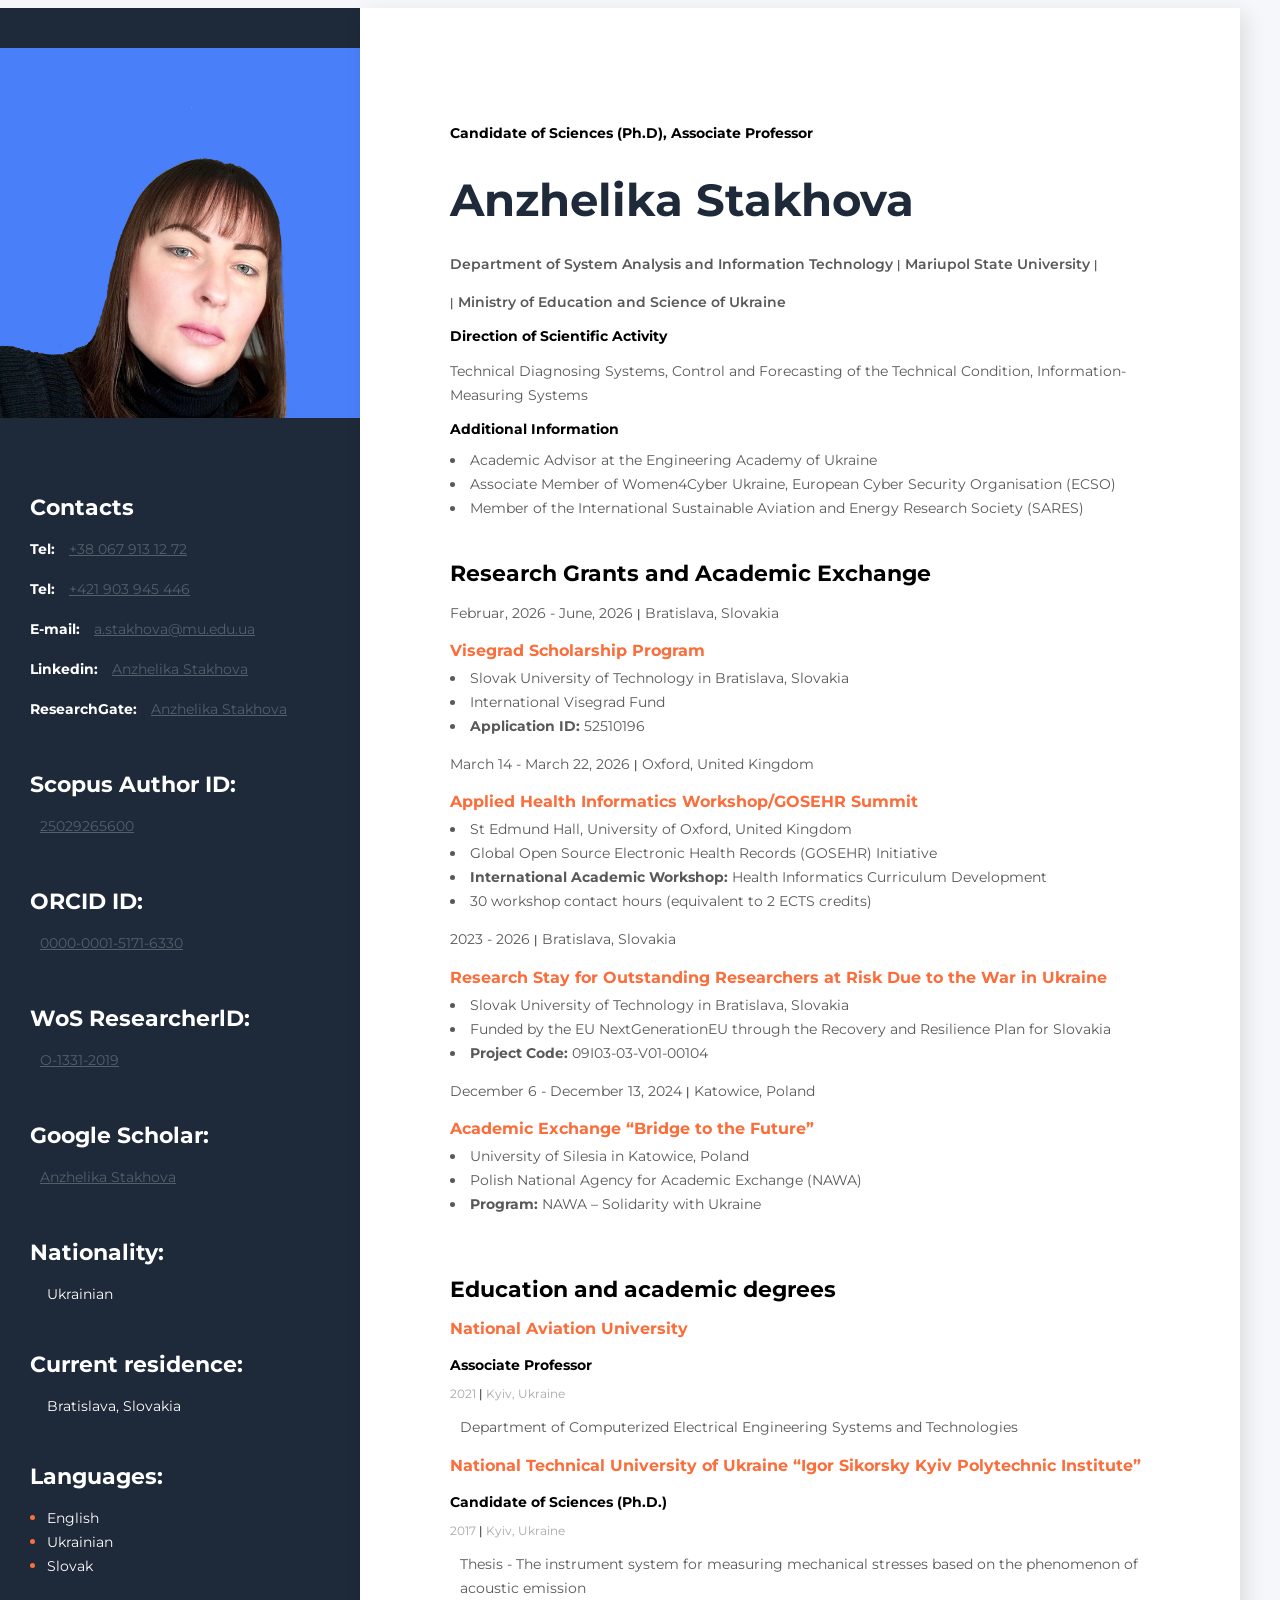
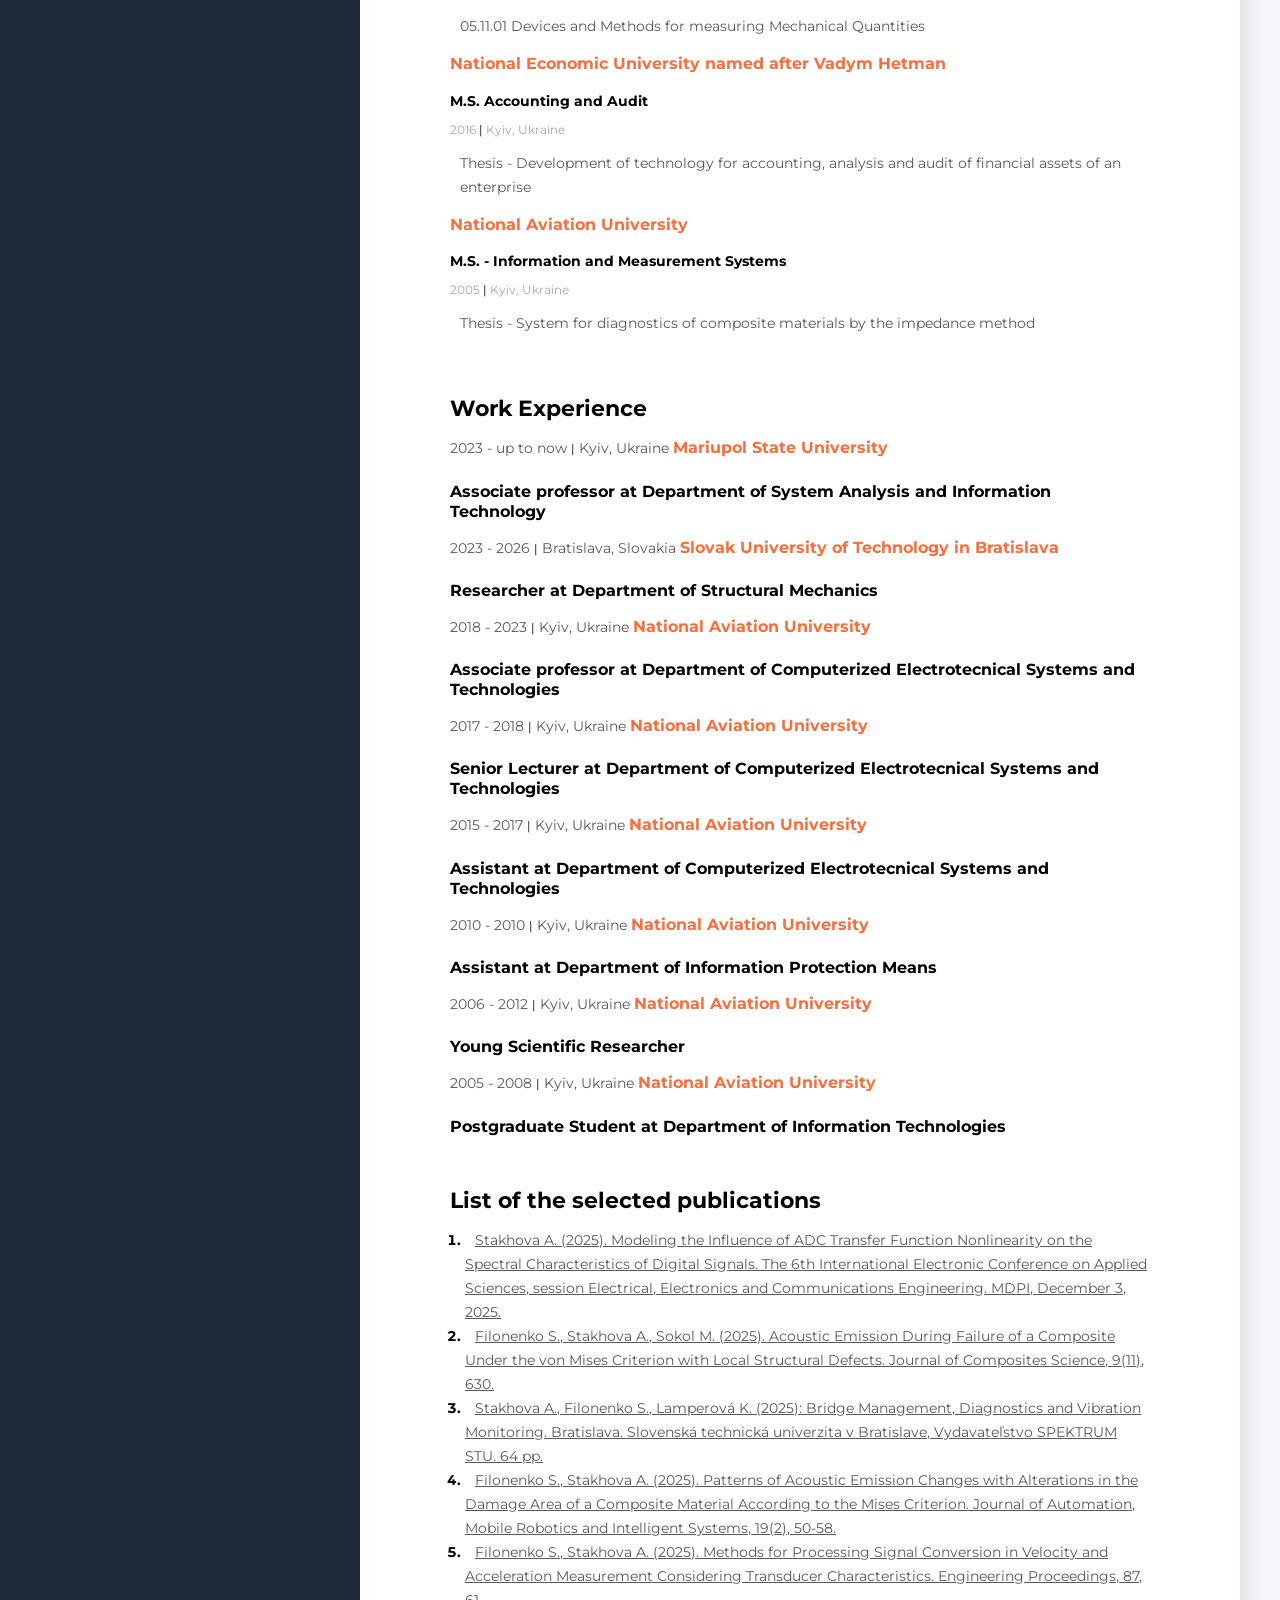
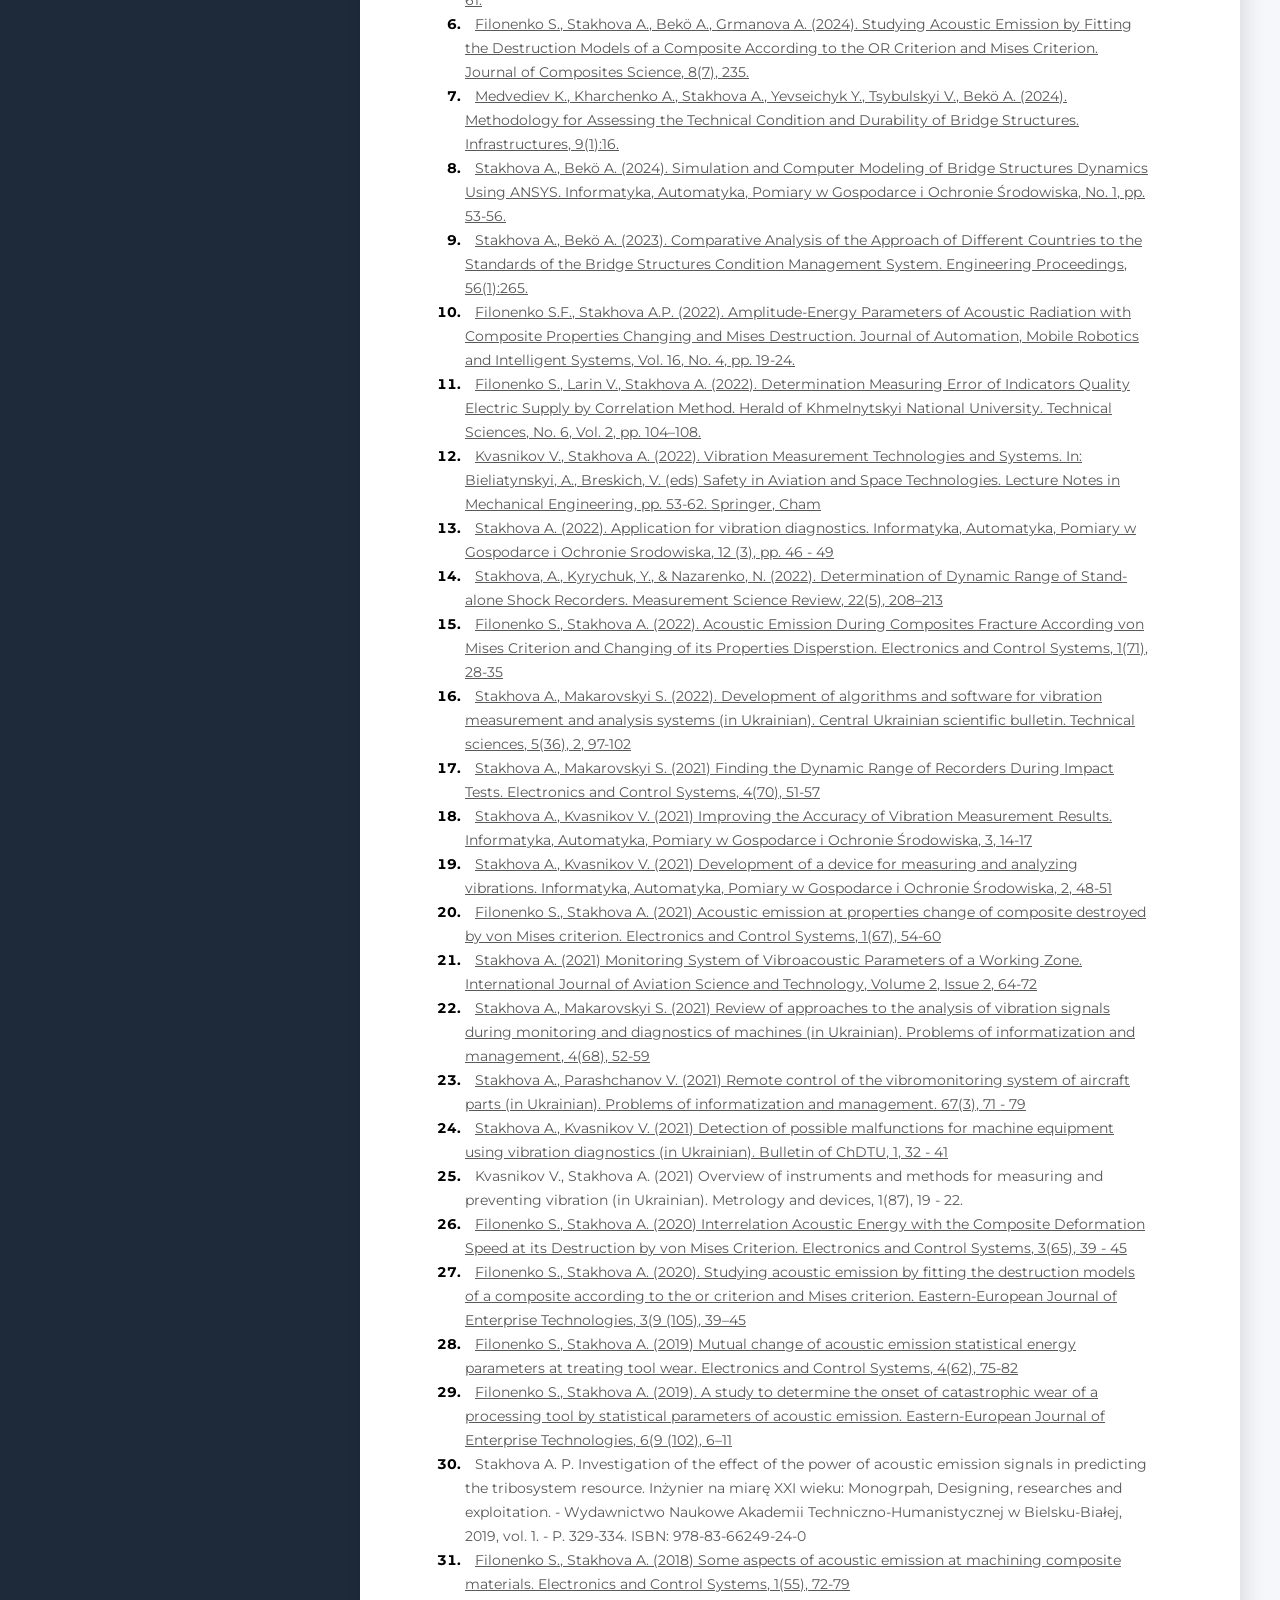
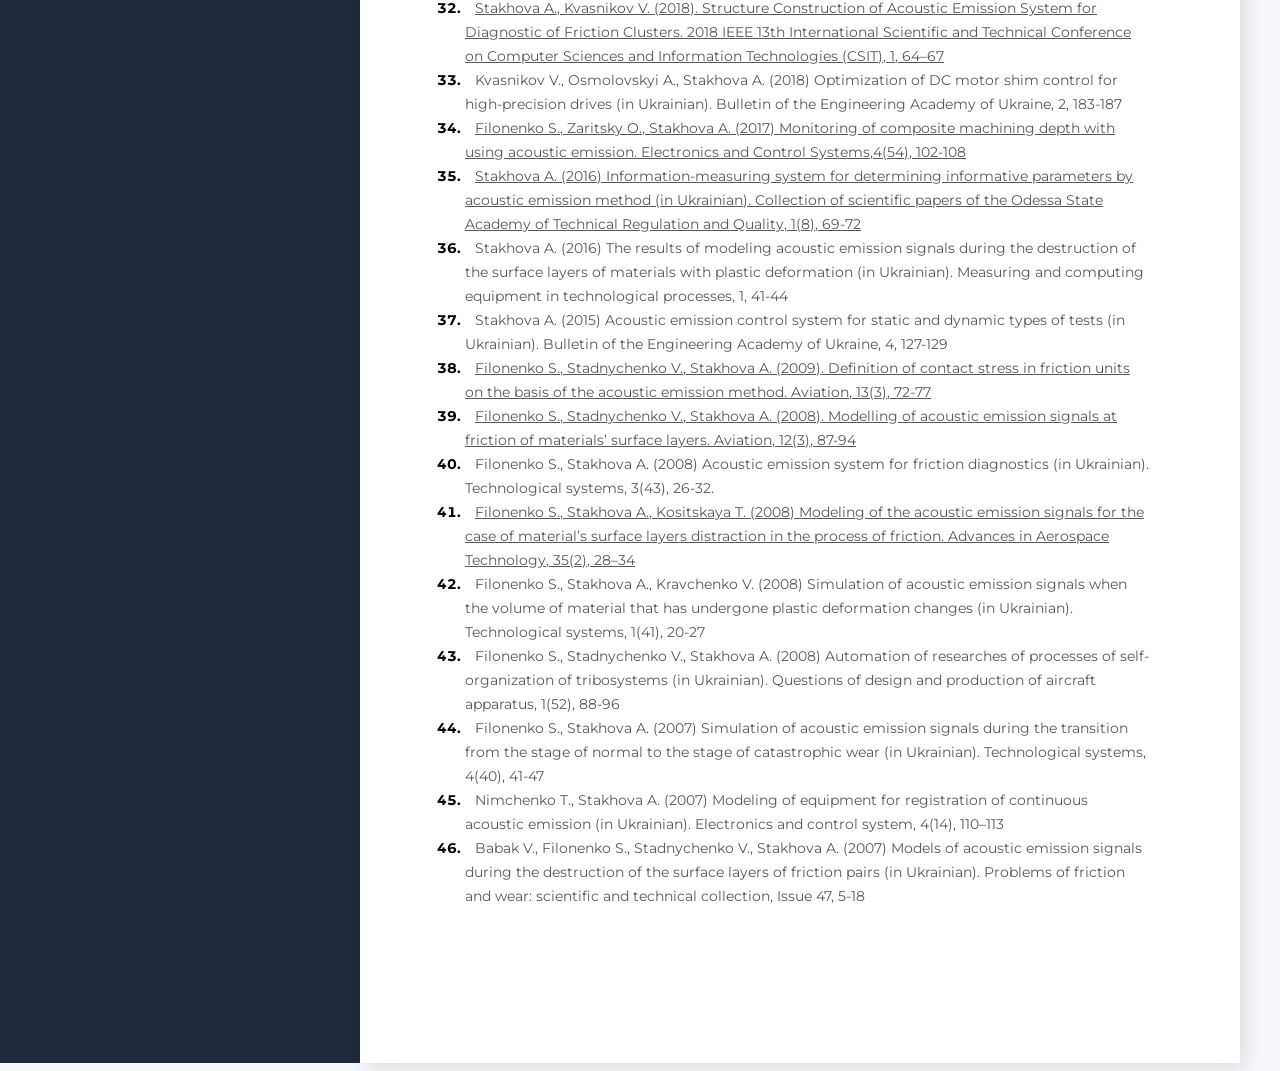
<file: index.html>
<!DOCTYPE html>
<html lang="en">
<head>
    <meta charset="UTF-8">
    <meta http-equiv="X-UA-Compatible" content="IE=edge">
    <meta name="viewport" content="width=device-width, initial-scale=1.0">
    <link rel="preconnect" href="https://fonts.googleapis.com">
    <link rel="preconnect" href="https://fonts.googleapis.com">
    <link rel="preconnect" href="https://fonts.gstatic.com" crossorigin>
    <link href="https://fonts.googleapis.com/css2?family=Montserrat:wght@400;700&display=swap" rel="stylesheet">
    <link rel="stylesheet" href="styles.css">
    <title>Rezume</title>
</head>
<body>

   <!--Main-->
   <div class="main">
<!--Main content-->
<div class="main_content">
<!--about user-->
<div class="about">
    <h2 class="about_position">Candidate of Sciences (Ph.D), Associate Professor</h2>
    <h1 class="about_name">Anzhelika Stakhova</h1>
    <p class="about_description"> Department of System Analysis and Information Technology  <span class="line">|</span> Mariupol State University <span class="line">|</span> </p>
    <p class="about_description"> <span class="line">|</span> Ministry of Education and Science of Ukraine </p>
    <p class="about_description">   </p>
    <p class="about_description"> <!-- Department of Structural Mechanics  <span class="line">|</span> Slovak University of Technology in Bratislava --> </p>
    <p class="about_description">   </p>
    <h2 class="about_position"> Direction of Scientific Activity </h2>
    <p class="work_list_item"> Technical Diagnosing Systems, Control and Forecasting of the Technical Condition, Information-Measuring Systems </p>
    <h2 class="about_position"> Additional Information </h2>
   <!-- <li class="work_list_item"> The Member of Specialized Scientific Council D 26.062.18 on the Defense of the Theses for the Degree of Doctor (Candidate) in the field of measuring mechanical quantities: 05.11.01. "Devices and Methods for measuring Mechanical Quantities", at the National Aviation University of Ministry of Education and Science of Ukraine, Kyiv, Ukraine.</span></li>-->
    <li class="work_list_item"> Academic Advisor at the Engineering Academy of Ukraine</span></li>
    <li class="work_list_item"> Associate Member of Women4Cyber Ukraine, European Cyber Security Organisation (ECSO)</span></li>
    <li class="work_list_item"> Member of the International Sustainable Aviation and Energy Research Society (SARES)</span></li>
</div>
<!-- Grants and Research Funding -->
<div class="grants">
   <h2 class="title"> Research Grants and Academic Exchange </h2>
<div>   
    <p class="period_grant">Februar, 2026 - June, 2026 <span class="line">|</span> Bratislava, Slovakia</p><h4 class="university">Visegrad Scholarship Program</h4>
    <li class="work_list_item"> Slovak University of Technology in Bratislava, Slovakia</li>
    <li class="work_list_item"> International Visegrad Fund</li>
    <li class="work_list_item"> <strong>Application ID:</strong> 52510196</li>
</div>
<div>   
    <p class="period_grant">March 14 - March 22, 2026 <span class="line">|</span> Oxford, United Kingdom</p><h4 class="university">Applied Health Informatics Workshop/GOSEHR Summit</h4>
    <li class="work_list_item"> St Edmund Hall, University of Oxford, United Kingdom</li>
    <li class="work_list_item"> Global Open Source Electronic Health Records (GOSEHR) Initiative</li>
    <li class="work_list_item"> <strong>International Academic Workshop:</strong> Health Informatics Curriculum Development</li>
    <li class="work_list_item"> 30 workshop contact hours (equivalent to 2 ECTS credits)</li>
</div>
<div> 
    <p class="period_grant">2023 - 2026 <span class="line">|</span> Bratislava, Slovakia</p><h4 class="university">Research Stay for Outstanding Researchers at Risk Due to the War in Ukraine</h4>
    <li class="work_list_item"> Slovak University of Technology in Bratislava, Slovakia</li>
    <li class="work_list_item"> Funded by the EU NextGenerationEU through the Recovery and Resilience Plan for Slovakia</li>
    <li class="work_list_item"> <strong>Project Code:</strong> 09I03-03-V01-00104</li>
</div>
<div>   
    <p class="period_grant">December 6 - December 13, 2024 <span class="line">|</span> Katowice, Poland</p><h4 class="university">Academic Exchange “Bridge to the Future”</h4>
    <li class="work_list_item"> University of Silesia in Katowice, Poland</li>
    <li class="work_list_item"> Polish National Agency for Academic Exchange (NAWA)</li>
    <li class="work_list_item"> <strong>Program:</strong> NAWA – Solidarity with Ukraine</li>
</div>
</div>

<!--Education-->
<div class="education">
    <h3 class="title">Education and academic degrees</h3>
<!--Degrees-->
<div>
    <h4 class="university">National Aviation University</h4>
    <h5 class="specialization">Associate Professor </h5>
    <p class="period">2021 <span class="line">|</span> Kyiv, Ukraine</p>
    <p class="project-link">Department of Computerized Electrical Engineering Systems and Technologies</p>
</div>
<!--Education 1-->
<div>
    <h4 class="university">National Technical University of Ukraine “Igor Sikorsky Kyiv Polytechnic Institute”</h4>
    <h5 class="specialization">Candidate of Sciences (Ph.D.)</h5>
    <p class="period">2017 <span class="line">|</span> Kyiv, Ukraine</p>
    <p class="project-link">Thesis - The instrument system for measuring mechanical stresses based on the phenomenon of acoustic emission</p>
    <p class="project-link">05.11.01 Devices and Methods for measuring Mechanical Quantities</p>
</div>
<!--Education 2-->
<div>
    <h4 class="university">National Economic University named after Vadym Hetman</h4>
    <h5 class="specialization">M.S. Accounting and Audit</h5>
    <p class="period">2016 <span class="line">|</span> Kyiv, Ukraine</p>
    <p class="project-link">Thesis - Development of technology for accounting, analysis and audit of financial assets of an enterprise</p>
</div>
<!--Education 3-->
<div>
    <h4 class="university">National Aviation University</h4>
    <h5 class="specialization">M.S. - Information and Measurement Systems</h5>
    <p class="period">2005 <span class="line">|</span> Kyiv, Ukraine</p>
    <p class="project-link">Thesis - System for diagnostics of composite materials by the impedance method</p>
</div>
</div>
<!--Work-->
<div class="work">
<h3 class="title">Work Experience</h3>
<!--Company 0.1-->
<div>
    <p class="work_list_item">2023 - up to now   <span class="line">|</span> Kyiv, Ukraine <span  class="organization">Mariupol State University</span></p>
    <h4 class="work_position">Associate professor at Department of System Analysis and Information Technology </h4>
</div>
<!--Company 0.2-->
<div>
    <p class="work_list_item">2023 - 2026   <span class="line">|</span> Bratislava, Slovakia <span  class="organization">Slovak University of Technology in Bratislava</span></p>
    <h4 class="work_position">Researcher at Department of Structural Mechanics </h4>
</div>    
<!--Company 1-->
<div>
    <p class="work_list_item">2018 - 2023   <span class="line">|</span> Kyiv, Ukraine <span  class="organization">National Aviation University</span></p>
    <h4 class="work_position">Associate professor at Department of Computerized Electrotecnical Systems and Technologies </h4>
</div>
<!--Company 2-->
<div>
    <p class="work_list_item">2017 - 2018   <span class="line">|</span> Kyiv, Ukraine <span  class="organization">National Aviation University</span></p>
    <h4 class="work_position">Senior Lecturer at Department of Computerized Electrotecnical Systems and Technologies </h4>
</div>
<!--Company 3-->
<div>
    <p class="work_list_item">2015 - 2017   <span class="line">|</span> Kyiv, Ukraine <span  class="organization">National Aviation University</span></p>
    <h4 class="work_position">Assistant at Department of Computerized Electrotecnical Systems and Technologies </h4>
</div>
<!--Company 4-->
<div>
    <p class="work_list_item">2010 - 2010   <span class="line">|</span> Kyiv, Ukraine <span  class="organization">National Aviation University</span></p>
    <h4 class="work_position">Assistant at Department of Information Protection Means </h4>
</div>
<!--Company 5-->
<div>
    <p class="work_list_item">2006 - 2012   <span class="line">|</span> Kyiv, Ukraine <span  class="organization">National Aviation University</span></p>
    <h4 class="work_position">Young Scientific Researcher <!--on the Topic No. 593-DB09--> </h4>
</div>
<!--Company 6-->
<!--<div>
    <p class="work_list_item">2008 - 2009   <span class="line">|</span> Kyiv, Ukraine <span  class="organization">National Aviation University</span></p>
    <h4 class="work_position">Young Scientific Researcher on the Topic No. 393-DB07 </h4>
</div>-->
<!--Company 7-->
<!--<div>
    <p class="work_list_item">2006 - 2007   <span class="line">|</span> Kyiv, Ukraine <span  class="organization">National Aviation University</span></p>
    <h4 class="work_position">Young Scientific Researcher on the Topic No. 301-DB06 </h4>
</div>-->
<!--Company 8-->
<div>
    <p class="work_list_item">2005 - 2008   <span class="line">|</span> Kyiv, Ukraine <span  class="organization">National Aviation University</span></p>
    <h4 class="work_position">Postgraduate Student at Department of Information Technologies </h4>
</div>
</div>
<!--List of the selected publications-->
<div class="project">
    <h3 class="title">List of the selected publications</h3>
<ol class="project_list">
    <li class="project_item">
        <span class="project">
            <a href="https://sciforum.net/paper/view/28110" class="project-link">
                Stakhova A. (2025). Modeling the Influence of ADC Transfer Function Nonlinearity on the Spectral Characteristics of Digital Signals. 
                The 6th International Electronic Conference on Applied Sciences, session Electrical, Electronics and Communications Engineering. MDPI, December 3, 2025.
            </a>
        </span>
    </li> 
    <li class="project_item">
        <span class="project">
            <a href="https://doi.org/10.3390/jcs9110630" class="project-link">
                Filonenko S., Stakhova A., Sokol M. (2025). Acoustic Emission During Failure of a Composite Under the von Mises Criterion with Local Structural Defects. 
                Journal of Composites Science, 9(11), 630.
            </a>
        </span>
    </li> 
    <li class="project_item">
        <span class="project">
            <a href="https://doi.org/10.61544/DRCY6448" class="project-link">
                Stakhova A., Filonenko S., Lamperová K. (2025): Bridge Management, Diagnostics and Vibration Monitoring.
                Bratislava. Slovenská technická univerzita v Bratislave, Vydavateľstvo SPEKTRUM STU. 64 pp.
                </a>
        </span>
    </li> 
    <li class="project_item">
        <span class="project">
            <a href="https://doi.org/10.14313/jamris-2025-014" class="project-link">
                Filonenko S., Stakhova A. (2025). Patterns of Acoustic Emission Changes with Alterations in the Damage Area of a Composite Material According to the Mises Criterion. 
                Journal of Automation, Mobile Robotics and Intelligent Systems, 19(2), 50-58.
            </a>
        </span>
    </li> 
    <li class="project_item">
        <span class="project">
            <a href="https://doi.org/10.3390/engproc2025087061" class="project-link">
                Filonenko S., Stakhova A. (2025). Methods for Processing Signal Conversion in Velocity and Acceleration Measurement Considering Transducer Characteristics. 
                Engineering Proceedings, 87, 61.
            </a>
        </span>
    </li>
    <li class="project_item">
        <span class="project">
            <a href="https://doi.org/10.3390/jcs8070235" class="project-link">
                Filonenko S., Stakhova A., Bekö A., Grmanova A. (2024). Studying Acoustic Emission by Fitting the Destruction Models of a Composite According to the OR Criterion and Mises Criterion. 
                Journal of Composites Science, 8(7), 235.
            </a>
        </span>
    </li>
    <li class="project_item">
        <span class="project">
            <a href="https://doi.org/10.3390/infrastructures9010016" class="project-link">
                Medvediev K., Kharchenko A., Stakhova A., Yevseichyk Y., Tsybulskyi V., Bekö A. (2024). Methodology for Assessing the Technical Condition and Durability of Bridge Structures. 
                Infrastructures, 9(1):16.
            </a>
        </span>
    </li>
    <li class="project_item">
        <span class="project">
            <a href="https://doi.org/10.35784/iapgos.5516" class="project-link">
                Stakhova A., Bekö A. (2024). Simulation and Computer Modeling of Bridge Structures Dynamics Using ANSYS. 
                Informatyka, Automatyka, Pomiary w Gospodarce i Ochronie Środowiska, No. 1, pp. 53-56.
            </a>
        </span>
    </li>
    <li class="project_item">
        <span class="project">
            <a href="https://doi.org/10.3390/ASEC2023-15884" class="project-link">
                Stakhova A., Bekö A. (2023). Comparative Analysis of the Approach of Different Countries to the Standards of the Bridge Structures Condition Management System. 
                Engineering Proceedings, 56(1):265.
            </a>
        </span>
    </li>
    <li class="project_item">
        <span class="project">
            <a href="https://doi.org/10.14313/JAMRIS/4-2022/29" class="project-link">
                Filonenko S.F., Stakhova A.P. (2022). Amplitude-Energy Parameters of Acoustic Radiation with Composite Properties Changing and Mises Destruction. 
                Journal of Automation, Mobile Robotics and Intelligent Systems, Vol. 16, No. 4, pp. 19-24.
            </a>
        </span>
    </li>
    <li class="project_item">
        <span class="project">
            <a href="#" class="project-link">
                Filonenko S., Larin V., Stakhova A. (2022). Determination Measuring Error of Indicators Quality Electric Supply by Correlation Method. Herald of Khmelnytskyi National University. Technical Sciences, No. 6, Vol. 2, pp. 104–108.</a>
        </span>
    </li>     
    <li class="project_item">
        <span class="project">
        <a href="https://doi.org/10.1007/978-3-030-85057-9_5" class="project-link">
            Kvasnikov V., Stakhova A. (2022). Vibration Measurement Technologies and Systems. In: Bieliatynskyi, A., Breskich, V. (eds) Safety in Aviation and Space Technologies. Lecture Notes in Mechanical Engineering, pp. 53-62. Springer, Cham</a>
    </li>
    <li class="project_item">
        <span class="project">
        <a href="https://doi.org/10.35784/iapgos.2903" class="project-link">
            Stakhova A. (2022). Application for vibration diagnostics. Informatyka, Automatyka, Pomiary w Gospodarce i Ochronie Srodowiska, 12 (3), pp. 46 - 49</a>   
    </li>
    <li class="project_item">
        <span class="project">
        <a href="https://doi.org/10.2478/msr-2022-0026" class="project-link">
            Stakhova, A., Kyrychuk, Y., & Nazarenko, N. (2022). Determination of Dynamic Range of Stand-alone Shock Recorders. Measurement Science Review, 22(5), 208–213</a>  
    </li>
    <li class="project_item">
        <span class="project">
        <a href="https://doi.org/10.18372/1990-5548.71.16819" class="project-link">
            Filonenko S.,  Stakhova A. (2022). Acoustic Emission During Composites Fracture According von Mises Criterion and Changing of its Properties Disperstion. Electronics and Control Systems, 1(71), 28-35</a>  
    </li>
    <li class="project_item">
        <span class="project">
        <a href="https://doi.org/10.32515/2664-262X.2022.5(36).2.97-102" class="project-link">
            Stakhova A.,  Makarovskyi S.  (2022). Development of algorithms and software for vibration measurement and analysis systems (in Ukrainian). Central Ukrainian scientific bulletin. Technical sciences, 5(36), 2, 97-102</a>  
    </li>
    <li class="project_item">
        <span class="project">
        <a href="https://doi.org/10.18372/1990-5548.70.16765" class="project-link">
            Stakhova A.,  Makarovskyi S. (2021) Finding the Dynamic Range of Recorders During Impact Tests. Electronics and Control Systems, 4(70), 51-57</a>  
    </li>
    <li class="project_item">
        <span class="project">
        <a href="https://doi.org/10.35784/iapgos.2713" class="project-link">
            Stakhova A., Kvasnikov V. (2021) Improving the Accuracy of Vibration Measurement Results. Informatyka, Automatyka, Pomiary w Gospodarce i Ochronie Środowiska, 3, 14-17</a>  
    </li>
    <li class="project_item">
        <span class="project">
        <a href="https://doi.org/10.35784/iapgos.2658" class="project-link">
            Stakhova A., Kvasnikov V. (2021) Development of a device for measuring and analyzing vibrations. Informatyka, Automatyka, Pomiary w Gospodarce i Ochronie Środowiska, 2, 48-51</a>  
    </li>
    <li class="project_item">
        <span class="project">
        <a href="https://doi.org/10.18372/1990-5548.67.15602" class="project-link">
            Filonenko S., Stakhova A. (2021) Acoustic emission at properties change of composite destroyed by von Mises criterion. Electronics and Control Systems, 1(67), 54-60</a>  
    </li>
    <li class="project_item">
        <span class="project">
        <a href="https://doi.org/10.23890/ijast.vm02is02.0203" class="project-link">
            Stakhova A. (2021) Monitoring System of Vibroacoustic Parameters of a Working Zone. International Journal of Aviation Science and Technology, Volume 2, Issue 2, 64-72</a>  
    </li>
    <li class="project_item">
        <span class="project">
        <a href="https://doi.org/10.18372/2073-4751.68.16527" class="project-link">
            Stakhova A., Makarovskyi S. (2021) Review of approaches to the analysis of vibration signals during monitoring and diagnostics of machines (in Ukrainian). Problems of informatization and management, 4(68), 52-59</a>  
    </li>
    <li class="project_item">
        <span class="project">
        <a href="https://doi.org/10.18372/2073-4751.67.16209" class="project-link">Stakhova A., Parashchanov V. (2021) Remote control of the vibromonitoring system of aircraft parts (in Ukrainian). Problems of informatization and management. 67(3), 71 - 79</a>  
    </li>
    <li class="project_item">
        <span class="project">
        <a href="https://doi.org/10.24025/2306-4412.1.2021.229202" class="project-link">Stakhova A., Kvasnikov V. (2021) Detection of possible malfunctions for machine equipment using vibration diagnostics (in Ukrainian). Bulletin of ChDTU, 1, 32 - 41</a>  
    </li>
    <li class="project_item">
        <span class="project">
        <a class="project-link">Kvasnikov V., Stakhova A. (2021) Overview of instruments and methods for measuring and preventing vibration (in Ukrainian). Metrology and devices, 1(87), 19 - 22.</a>  
    </li>
    <li class="project_item">
        <span class="project">
        <a href="https://doi.org/10.18372/1990-5548.65.14986" class="project-link">Filonenko S., Stakhova A. (2020) Interrelation Acoustic Energy with the Composite Deformation Speed at its Destruction by von Mises Criterion. Electronics and Control Systems, 3(65), 39 - 45</a>  
    </li>
    <li class="project_item">
        <span class="project">
        <a href="https://doi.org/10.15587/1729-4061.2020.204820" class="project-link">Filonenko S., Stakhova A. (2020). Studying acoustic emission by fitting the destruction models of a composite according to the or criterion and Mises criterion. Eastern-European Journal of Enterprise Technologies, 3(9 (105), 39–45</a>  
    </li>
    <li class="project_item">
        <span class="project">
        <a href="https://doi.org/10.18372/1990-5548.62.14389" class="project-link">Filonenko S., Stakhova A. (2019) Mutual change of acoustic emission statistical energy parameters at treating tool wear. Electronics and Control Systems, 4(62), 75-82</a>  
    </li>
    <li class="project_item">
        <span class="project">
        <a href="https://doi.org/10.15587/1729-4061.2019.184959" class="project-link">Filonenko S., Stakhova A. (2019). A study to determine the onset of catastrophic wear of a processing tool by statistical parameters of acoustic emission. Eastern-European Journal of Enterprise Technologies, 6(9 (102), 6–11</a>  
    </li>
    <li class="project_item">
        <span class="project">
        <a class="project-link">Stakhova A. P. Investigation of the effect of the power of acoustic emission signals in predicting the tribosystem resource. Inżynier na miarę XXI wieku: Monogrpah, Designing, researches and exploitation. - Wydawnictwo Naukowe Akademii Techniczno-Humanistycznej w Bielsku-Białej, 2019, vol. 1. - P. 329-334. ISBN: 978-83-66249-24-0</a>  
    </li>
    <li class="project_item">
        <span class="project">
        <a href="https://doi.org/10.18372/1990-5548.55.12783" class="project-link">Filonenko S., Stakhova A. (2018)  Some aspects of acoustic emission at machining composite materials. Electronics and Control Systems, 1(55), 72-79</a>  
    </li>
    <li class="project_item">
        <span class="project">
        <a href="https://doi.org/10.1109/STC-CSIT.2018.8526593" class="project-link">Stakhova A., Kvasnikov V. (2018). Structure Construction of Acoustic Emission System for Diagnostic of Friction Clusters. 2018 IEEE 13th International Scientific and Technical Conference on Computer Sciences and Information Technologies (CSIT), 1, 64–67</a>  
    </li>
    <li class="project_item">
        <span class="project">
        <a class="project-link">Kvasnikov V., Osmolovskyi A., Stakhova A. (2018) Optimization of DC motor shim control for high-precision drives (in Ukrainian). Bulletin of the Engineering Academy of Ukraine, 2, 183-187</a>  
    </li>
    <li class="project_item">
        <span class="project">
        <a href="https://doi.org/10.18372/1990-5548.54.12334" class="project-link">Filonenko S., Zaritsky O., Stakhova A. (2017) Monitoring of composite machining depth with using acoustic emission. Electronics and Control Systems,4(54), 102-108</a>  
    </li>
       <li class="project_item">
        <span class="project">
        <a href="https://doi.org/10.32684/2412-5288-2016-1-8-69-72" class="project-link">Stakhova A. (2016) Information-measuring system for determining informative parameters by acoustic emission method (in Ukrainian). Collection of scientific papers of the Odessa State Academy of Technical Regulation and Quality, 1(8), 69-72</a>  
    </li>
    <li class="project_item">
        <span class="project">
        <a class="project-link">Stakhova A. (2016) The results of modeling acoustic emission signals during the destruction of the surface layers of materials with plastic deformation (in Ukrainian). Measuring and computing equipment in technological processes, 1, 41-44</a>  
    </li>
    <li class="project_item">
        <span class="project">
        <a class="project-link">Stakhova A. (2015) Acoustic emission control system for static and dynamic types of tests (in Ukrainian). Bulletin of the Engineering Academy of Ukraine, 4, 127-129</a>  
    </li>
    <li class="project_item">
        <span class="project">
        <a href="http://dx.doi.org/10.3846/1648-7788.2009.13.72-77" class="project-link">Filonenko S., Stadnychenko V., Stakhova A. (2009). Definition of contact stress in friction units on the basis of the acoustic emission method. Aviation, 13(3), 72-77</a>  
    </li>
    <li class="project_item">
        <span class="project">
        <a href="https://doi.org/10.3846/1648-7788.2008.12.87-94" class="project-link">Filonenko S., Stadnychenko V., Stakhova A. (2008). Modelling of acoustic emission signals at friction of materials’ surface layers. Aviation, 12(3), 87-94</a>  
    </li>
    <li class="project_item">
        <span class="project">
        <a class="project-link">Filonenko S., Stakhova A. (2008) Acoustic emission system for friction diagnostics (in Ukrainian). Technological systems, 3(43), 26-32.</a>  
    </li>
    <li class="project_item">
        <span class="project">
        <a href="https://doi.org/10.18372/2306-1472.35.1562" class="project-link">Filonenko S., Stakhova A., Kositskaya T. (2008) Modeling of the acoustic emission signals for the case of material’s surface layers distraction in the process of friction. Advances in Aerospace Technology, 35(2), 28–34</a>  
    </li>
    <li class="project_item">
        <span class="project">
        <a class="project-link">Filonenko S., Stakhova A., Kravchenko V. (2008) Simulation of acoustic emission signals when the volume of material that has undergone plastic deformation changes (in Ukrainian). Technological systems, 1(41), 20-27</a>  
    </li>
    <li class="project_item">
        <span class="project">
        <a class="project-link">Filonenko S., Stadnychenko V., Stakhova A. (2008) Automation of researches of processes of self-organization of tribosystems (in Ukrainian). Questions of design and production of aircraft apparatus, 1(52), 88-96</a>  
    </li>
    <li class="project_item">
        <span class="project">
        <a class="project-link">Filonenko S., Stakhova A. (2007) Simulation of acoustic emission signals during the transition from the stage of normal to the stage of catastrophic wear (in Ukrainian). Technological systems, 4(40), 41-47</a>  
    </li>
    <li class="project_item">
        <span class="project">
        <a class="project-link">Nimchenko T., Stakhova A. (2007) Modeling of equipment for registration of continuous acoustic emission (in Ukrainian). Electronics and control system, 4(14), 110–113</a>  
    </li>
    <li class="project_item">
        <span class="project">
        <a class="project-link">Babak V., Filonenko S., Stadnychenko V., Stakhova A. (2007) Models of acoustic emission signals during the destruction of the surface layers of friction pairs (in Ukrainian). Problems of friction and wear: scientific and technical collection, Issue 47, 5-18</a>  
    </li>
    
</ol>
</div>
</div>
<!--Sidebar-->
<aside class="sidebar">
<img src="I.jpg" alt="user photo" class="photo">
<!--Contact-->
<div class="contacts"> 
    <h3 class="sidebar_title">
        Contacts
    </h3>
    <div>
        <p>
            <span class="contact-type">Tel:</span>
             <a href="tel:+380679131272" class="contact-link">+38 067 913 12 72</a> </p>
        <p>
            <span class="contact-type">Tel:</span>
             <a href="tel:+380679131272" class="contact-link">+421 903 945 446</a> </p>
        <p>
            <span class="contact-type"> E-mail: </span>
             <a href="mailto: a.stakhova@mu.edu.ua" class="contact-link">a.stakhova@mu.edu.ua</a> </p>
        <p>
            <span class="contact-type"> Linkedin: </span>
             <a href="https://www.linkedin.com/in/anzhelika-stakhova-88b60a288/" class="contact-link">Anzhelika Stakhova</a> </p>
        <p>
            <span class="contact-type"> ResearchGate: </span>
            <a href="https://www.researchgate.net/profile/Anzhelika-Stakhova" class="contact-link">Anzhelika Stakhova</a> </p>
    </div>
</div>
<!--Scopus Author ID:-->
<div class="contacts"> 
    <h3 class="sidebar_title">
        Scopus Author ID:
    </h3>
    <div>
        <p>
            <span class="contact-type"></span>
            <a href="https://www.scopus.com/authid/detail.uri?authorId=25029265600" class="contact-link">25029265600</a> </p>
            
        </div>
</div>
<!--ORCID ID:-->
<div class="contacts"> 
    <h3 class="sidebar_title">
        ORCID ID:
    </h3>
    <div>
        <p>
            <span class="contact-type"></span>
            <a href="https://orcid.org/0000-0001-5171-6330" class="contact-link">0000-0001-5171-6330</a> </p>
            
        </div>
</div>
<!--Web of Science ResearcherlD:-->
<div class="contacts"> 
    <h3 class="sidebar_title">
        WoS ResearcherlD:
    </h3>
    <div>
        <p>
            <span class="contact-type"></span>
            <a href="https://www.webofscience.com/wos/author/record/O-1331-2019" class="contact-link">O-1331-2019</a> </p>
            
        </div>
</div>
<!--Google Scholar:-->
<div class="contacts"> 
    <h3 class="sidebar_title">
        Google Scholar:
    </h3>
    <div>
        <p>
            <span class="contact-type"></span>
            <a href="https://scholar.google.com.ua/citations?user=BpvehOkAAAAJ&hl=uk" class="contact-link">Anzhelika Stakhova</a> </p>
            
        </div>
</div>
<!--Nationality:-->
<div class="tech-skills">
    <h3 class="sidebar_title"> Nationality:</h3>
        <ul class="tech-soft-skills-list">
           <span class="tech-soft-skills-text">Ukrainian</span>
           
        </ul>
</div>
<!--Residence:-->
<div class="tech-skills">
    <h3 class="sidebar_title"> Current residence:</h3>
        <ul class="tech-soft-skills-list">
           <span class="tech-soft-skills-text">Bratislava, Slovakia</span>
           
        </ul>
</div>
<!--Languages:-->
<div class="soft-skills">
    <h3 class="sidebar_title">
        Languages:
    </h3>
        <ul class="tech-soft-skills-list">
            <li class="tech-soft-skills-item"><span class="tech-soft-skills-text">English</span></li>
            <li class="tech-soft-skills-item"><span class="tech-soft-skills-text">Ukrainian</span></li>
            <li class="tech-soft-skills-item"><span class="tech-soft-skills-text">Slovak</span></li>
                       
         </ul>
</div>

</aside>

</div>
</body>
</html>
</file>
<file: styles.css>
body{
    font-family: 'Montserrat', sans-serif;
    background-color: #F5F7FA;
    }
@media (max-width: 768px) {

  body{
    padding:20px;
  }

  .container{
    flex-direction: column;
  }

  img{
    max-width:100%;
    height:auto;
  }

}
/* main styles */
.main{
    display: flex;
    flex-direction: row-reverse;
    width: 1200px;
    margin: 0 auto;
}
/* main_content styles */
.main_content{
    background-color: #fff;
    box-shadow: 6px 6px 20px rgba(0, 0, 0, 0.1);
    padding:  105px 90px;
}
/* about styles */

.about{
   margin-bottom: 40px;
}
.about_position{
    font-family: 'Montserrat';
    font-style: normal;
    font-weight: 700;
    font-size: 14px;
    line-height: 17px;
    color: #000000;
    margin-bottom: 10px;
}
.about_name{
    font-style: normal;
    font-weight: 700;
    font-size: 45px;
    line-height: 55px;
    color: #1E2939;
    margin-bottom: 25px;
}
.about_description{
    font-style: normal;
    font-weight: 600;
    font-size: 14px;
    line-height: 24px;
    color: #595959;
    width: 700px;
}
/* project styles */
.project{
    margin-bottom: 50px;
    }
.title{
    font-style: normal;
    font-weight: 700;
    font-size: 22px;
    line-height: 27px;
    color: #000000; 
    margin-bottom: 10px; 
}
.project_list{
    padding: 0;
    margin-left: 15px;
}
.project_item{
    font-style: normal;
    font-weight: 700;
    font-size: 14px;
    line-height: 24px;
    color: #000000;
}
.project, 
.project-link{
    font-style: normal;
    font-weight: 400;
    font-size: 14px;
    line-height: 24px;
    color: #595959;
}
.project-link{
    margin-left: 10px;
}
.project_bracket{
    font-style: normal;
    font-weight: 700;
    font-size: 14px;
    line-height: 24px;
    color: #000000;
}

/* work styles */
.work {
    margin-bottom: 50px;
    width: 700px;
}
.work_position{
    font-style: normal;
    font-weight: 700;
    font-size: 16px;
    line-height: 20px;
    color: #000000;
    margin-bottom: 10px;
}
.organization{
    font-style: normal;
    font-weight: 700;
    font-size: 16px;
    line-height: 20px;
    color: #FB6D3A;
}
.period{
    font-style: normal;
    font-weight: 400;
    font-size: 12px;
    line-height: 15px;
    color: #A8A8A8;
    margin-bottom: 10px;
}
.line{
    font-style: normal;
    font-weight: 400;
    font-size: 12px;
    line-height: 15px;
    color: #000000;
}
.work_list{
    padding: 0;
    margin-left: 15px;
}
.work_list_item{
    font-style: normal;
    font-weight: 400;
    font-size: 14px;
    line-height: 24px;
    color: #595959;
}
/* grants styles */
.grants {
    margin-bottom: 60px;  
}
.period_grant{
    font-style: normal;
    font-weight: 400;
    font-size: 14px;
    line-height: 24px;
    color: #595959;
    margin-bottom: 4px;
}
/* education styles */
.education {
    margin-bottom: 60px;  
}
.university{
    font-style: normal;
    font-weight: 700;
    font-size: 16px;
    line-height: 10px;
    color: #FB6D3A;
    margin-bottom: 10px;
}
.specialization{
    font-style: normal;
    font-weight: 700;
    font-size: 14px;
    line-height: 17px;
    color: #000000;
    margin-bottom: 10px;
}
/* sidebar styles */
.sidebar{
    background-color: #1E2939;
    padding-top: 40px;
    width: 370px;
}
.photo{
    width: 370px;
    margin-bottom: 50px;
}
.contacts,
.tech-skills,
.soft-skills{
margin-left: 40px;
}
.contacts{
    margin-bottom: 50px;
}
.tech-skills{
    margin-bottom: 45px;
}
.sidebar_title{
    color: #FFFFFF;
    font-style: normal;
    font-weight: bold;
    font-size: 22px;
    line-height: 27px;
    margin-bottom: 1px;
}
.contact-type{
    font-style: normal;
    font-weight: 700;
    font-size: 14px;
    line-height: 24px; 
    color: #FFFFFF;
    margin-right: 10px;
}
.contact-link{
    font-family: 'Montserrat';
    font-style: normal;
    font-weight: 00;
    font-size: 14px;
    line-height: 24px;
    color: #565e6a; 
}
.tech-soft-skills-list{
color: #fff;
padding: 0;
margin-left: 17px;
}
.tech-soft-skills-item{
    color: #FB6D3A;
}
.tech-soft-skills-text{
    color: #fff;
    font-family: 'Montserrat';
    font-style: normal;
    font-weight: 400;
    font-size: 14px;
    line-height: 24px;

}
</file>
